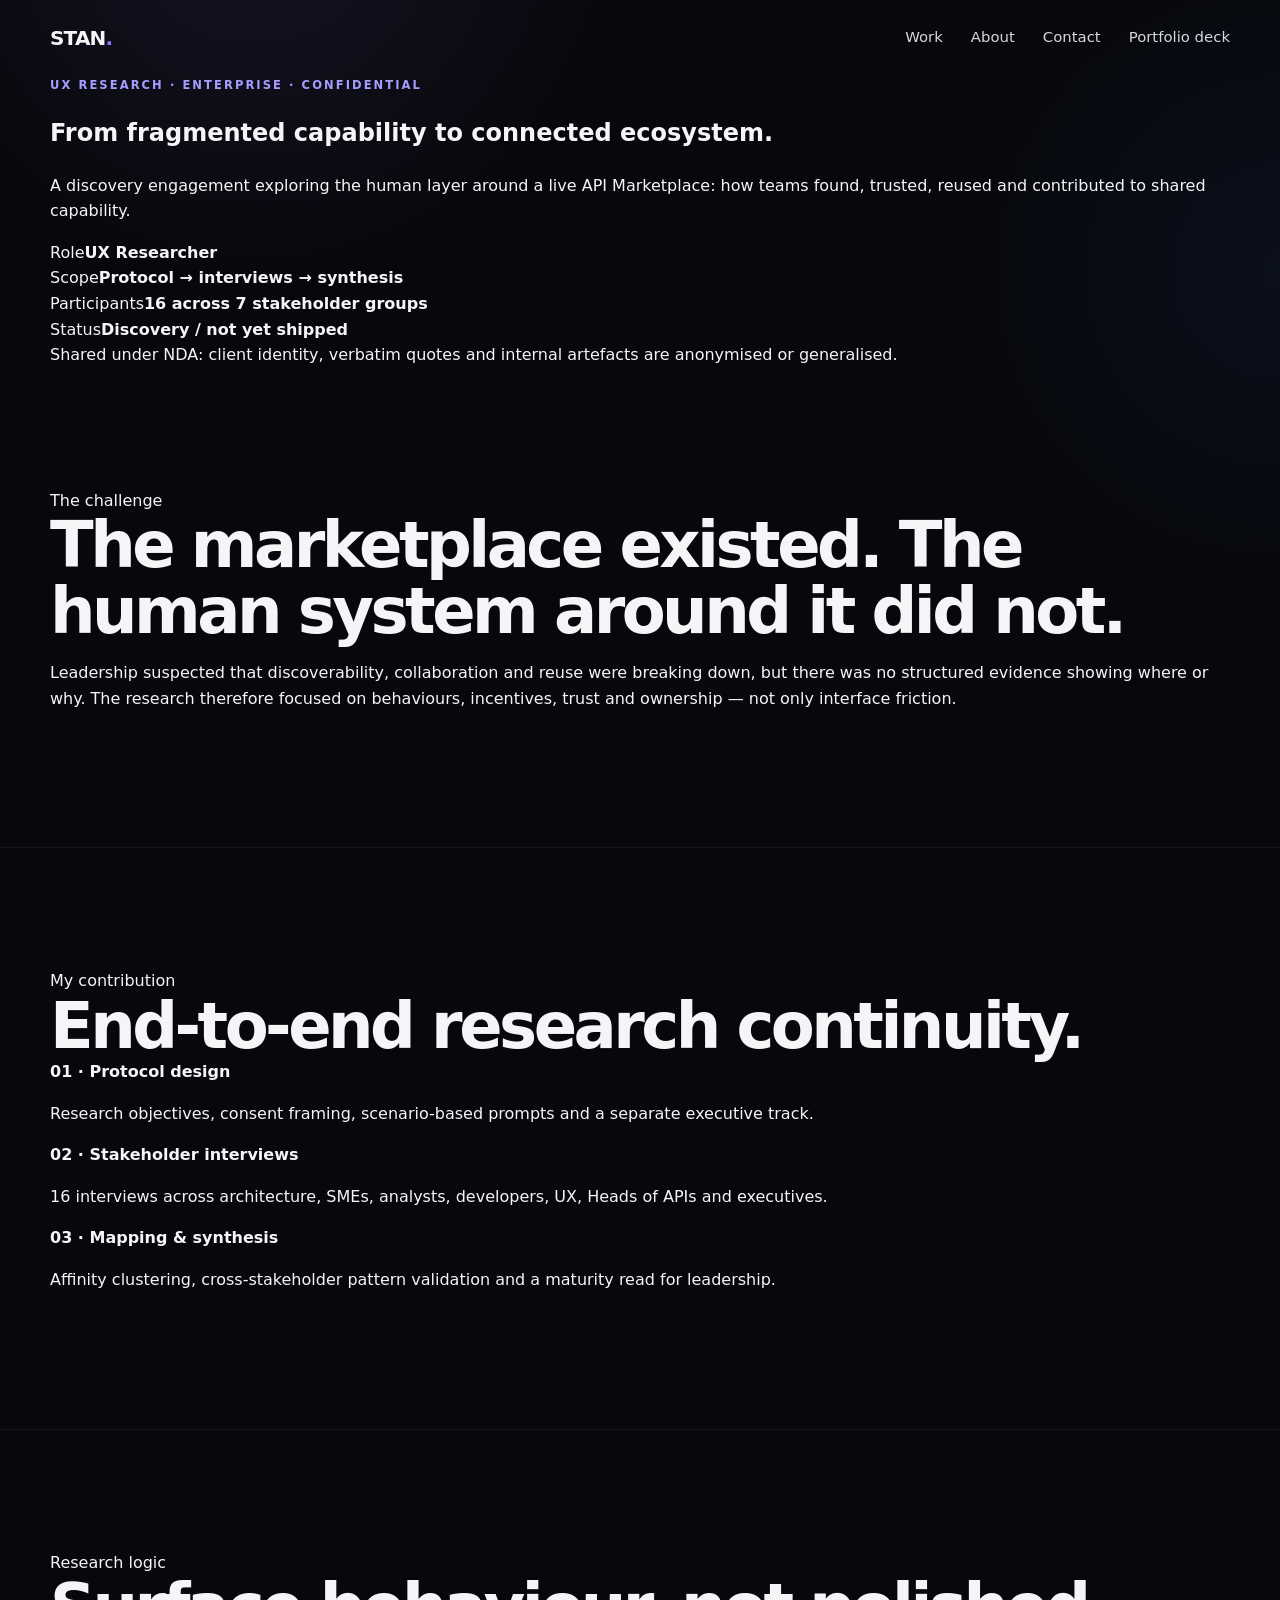
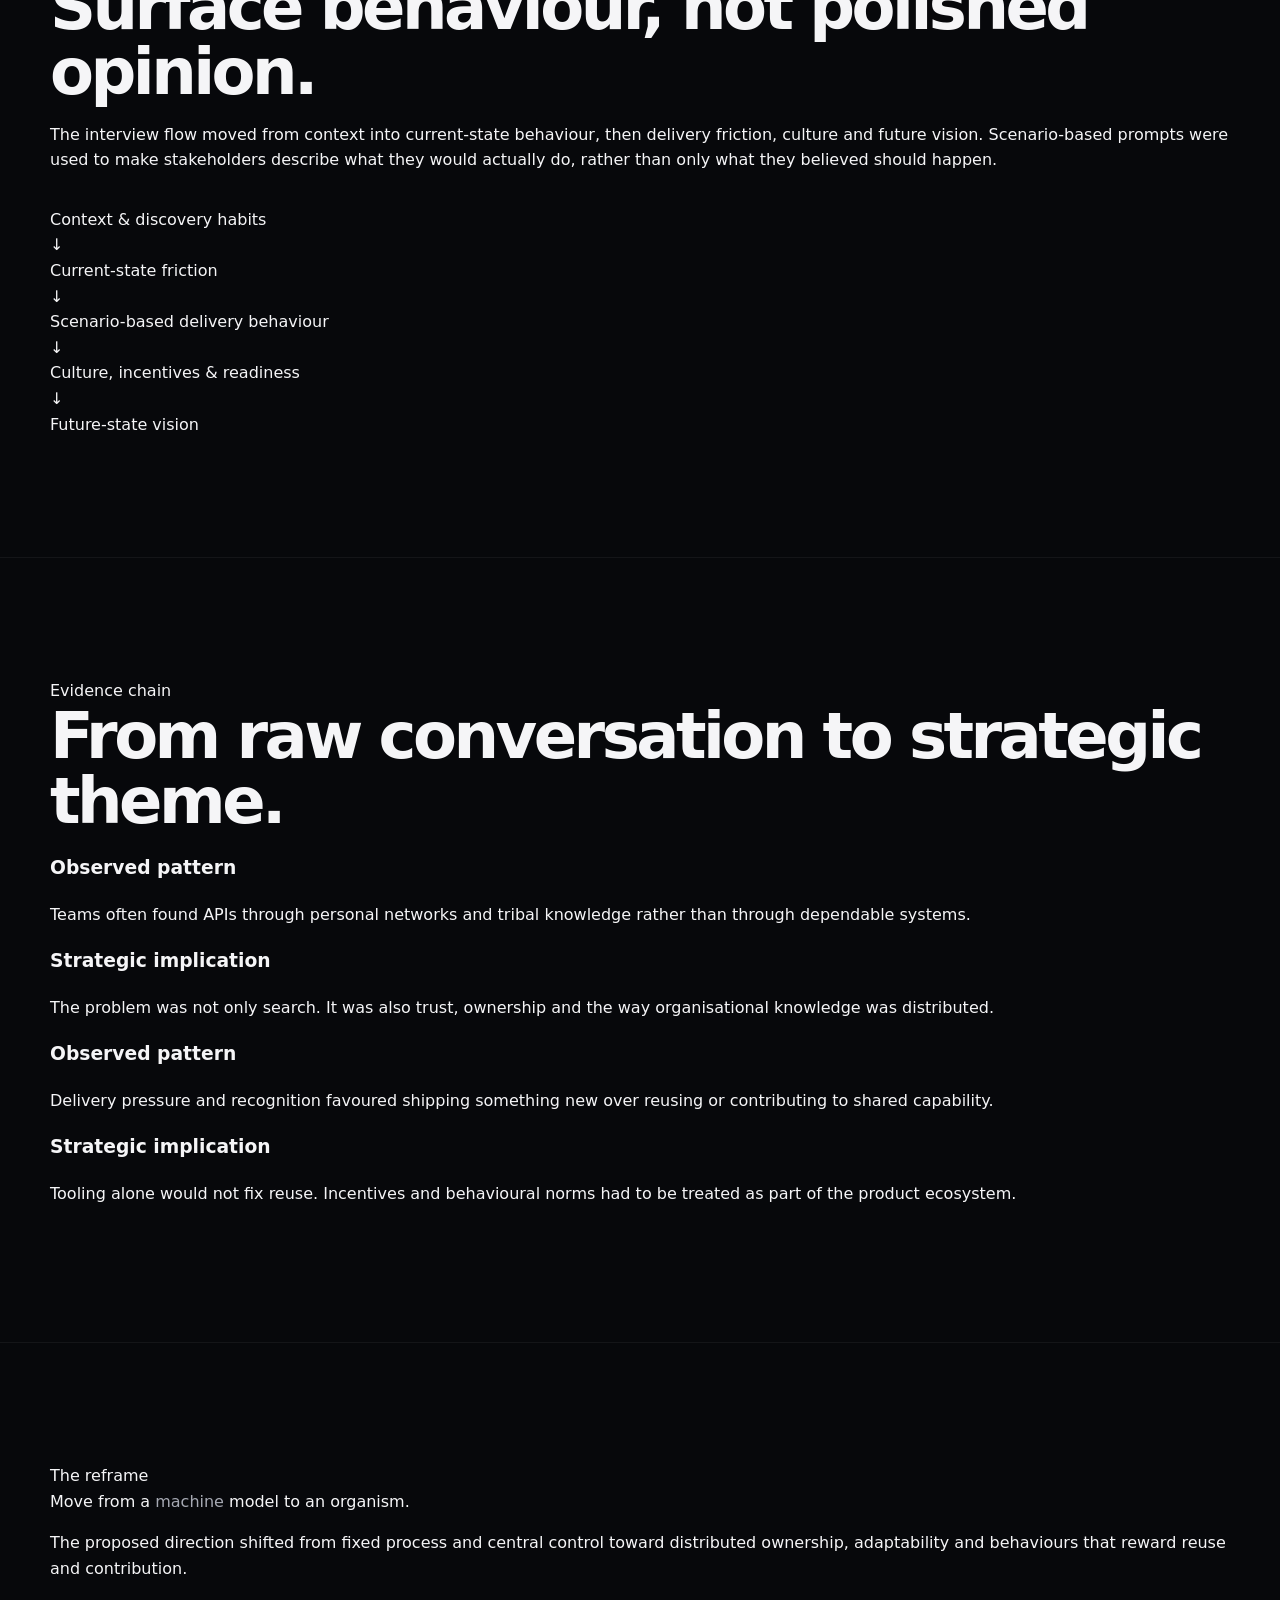
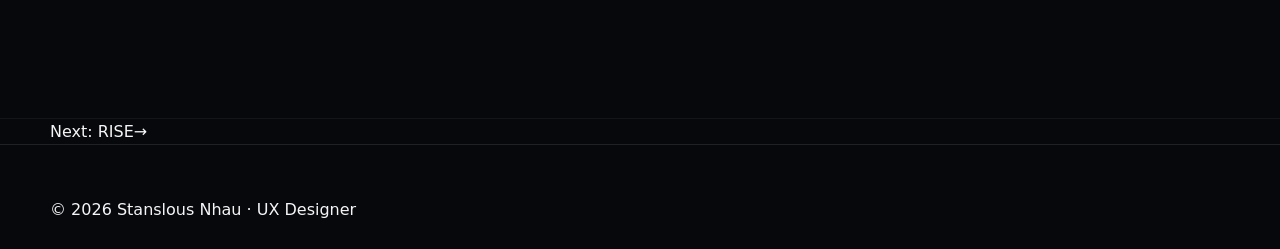
<file: fuse.html>
<!doctype html>
<html lang="en">
<head>
<meta charset="utf-8"><meta name="viewport" content="width=device-width,initial-scale=1">
<title>FUSE — Stanslous Nhau</title><link rel="stylesheet" href="styles.css">
</head><body>

<header class="nav">
  <div class="wrap nav-inner">
    <a class="brand" href="index.html">STAN<span>.</span></a>
    <nav class="nav-links" aria-label="Primary">
      <a href="index.html#work">Work</a>
      <a href="index.html#about">About</a>
      <a href="index.html#contact">Contact</a>
      <a href="assets/Stanslous_Nhau_UX_Portfolio.pptx">Portfolio deck</a>
    </nav>
    <button class="menu-btn" aria-label="Open navigation">☰</button>
  </div>
</header>

<main>
<section class="page-hero"><div class="wrap">
  <div class="eyebrow">UX Research · Enterprise · Confidential</div>
  <h1>From fragmented capability to connected ecosystem.</h1>
  <p>A discovery engagement exploring the human layer around a live API Marketplace: how teams found, trusted, reused and contributed to shared capability.</p>
  <div class="project-details">
    <div class="detail"><span>Role</span><strong>UX Researcher</strong></div>
    <div class="detail"><span>Scope</span><strong>Protocol → interviews → synthesis</strong></div>
    <div class="detail"><span>Participants</span><strong>16 across 7 stakeholder groups</strong></div>
    <div class="detail"><span>Status</span><strong>Discovery / not yet shipped</strong></div>
  </div>
  <div class="notice">Shared under NDA: client identity, verbatim quotes and internal artefacts are anonymised or generalised.</div>
</div></section>

<section class="case-section"><div class="wrap case-grid">
  <div class="case-label">The challenge</div>
  <div class="case-body"><h2>The marketplace existed. The human system around it did not.</h2>
  <p>Leadership suspected that discoverability, collaboration and reuse were breaking down, but there was no structured evidence showing where or why. The research therefore focused on behaviours, incentives, trust and ownership — not only interface friction.</p></div>
</div></section>

<section class="case-section"><div class="wrap case-grid">
  <div class="case-label">My contribution</div>
  <div class="case-body">
    <h2>End-to-end research continuity.</h2>
    <div class="artifact-row">
      <div class="artifact"><strong>01 · Protocol design</strong><p>Research objectives, consent framing, scenario-based prompts and a separate executive track.</p></div>
      <div class="artifact"><strong>02 · Stakeholder interviews</strong><p>16 interviews across architecture, SMEs, analysts, developers, UX, Heads of APIs and executives.</p></div>
      <div class="artifact"><strong>03 · Mapping & synthesis</strong><p>Affinity clustering, cross-stakeholder pattern validation and a maturity read for leadership.</p></div>
    </div>
  </div>
</div></section>

<section class="case-section"><div class="wrap case-grid">
  <div class="case-label">Research logic</div>
  <div class="case-body">
    <h2>Surface behaviour, not polished opinion.</h2>
    <p>The interview flow moved from context into current-state behaviour, then delivery friction, culture and future vision. Scenario-based prompts were used to make stakeholders describe what they would actually do, rather than only what they believed should happen.</p>
    <div class="chain" style="margin-top:34px">
      <div>Context & discovery habits</div><div class="arrow">↓</div>
      <div>Current-state friction</div><div class="arrow">↓</div>
      <div>Scenario-based delivery behaviour</div><div class="arrow">↓</div>
      <div>Culture, incentives & readiness</div><div class="arrow">↓</div>
      <div>Future-state vision</div>
    </div>
  </div>
</div></section>

<section class="case-section"><div class="wrap case-grid">
  <div class="case-label">Evidence chain</div>
  <div class="case-body">
    <h2>From raw conversation to strategic theme.</h2>
    <div class="decision">
      <div><h3>Observed pattern</h3><p>Teams often found APIs through personal networks and tribal knowledge rather than through dependable systems.</p></div>
      <div><h3>Strategic implication</h3><p>The problem was not only search. It was also trust, ownership and the way organisational knowledge was distributed.</p></div>
    </div>
    <div class="decision">
      <div><h3>Observed pattern</h3><p>Delivery pressure and recognition favoured shipping something new over reusing or contributing to shared capability.</p></div>
      <div><h3>Strategic implication</h3><p>Tooling alone would not fix reuse. Incentives and behavioural norms had to be treated as part of the product ecosystem.</p></div>
    </div>
  </div>
</div></section>

<section class="case-section"><div class="wrap case-grid">
  <div class="case-label">The reframe</div>
  <div class="case-body">
    <div class="quote">Move from a <span style="color:var(--muted)">machine</span> model to an <span style="color:var(--violet)">organism</span>.</div>
    <p>The proposed direction shifted from fixed process and central control toward distributed ownership, adaptability and behaviours that reward reuse and contribution.</p>
  </div>
</div></section>

<section class="next-project"><div class="wrap"><a href="rise.html"><span>Next: RISE</span><span>→</span></a></div></section>
</main>

<footer class="footer">
  <div class="wrap">© <span data-year></span> Stanslous Nhau · UX Designer</div>
</footer>
<script src="script.js"></script>

</body></html>
</file>
<file: styles.css>
:root{--bg:#07080b;--panel:#0f1117;--panel2:#151822;--text:#f5f5f7;--muted:#a6a9b3;--line:rgba(255,255,255,.1);--purple:#8976ff;--purple2:#6d5dfc;--blue:#3f78ff;--orange:#ff6a00;--lime:#c9ff38;--max:1180px;--radius:28px;--shadow:0 24px 80px rgba(0,0,0,.34)}
*{box-sizing:border-box}html{scroll-behavior:smooth}body{margin:0;background:var(--bg);color:var(--text);font-family:Inter,ui-sans-serif,system-ui,-apple-system,BlinkMacSystemFont,"Segoe UI",sans-serif;line-height:1.6;overflow-x:hidden}body:before{content:"";position:fixed;inset:0;pointer-events:none;background:radial-gradient(circle at 20% -10%,rgba(137,118,255,.11),transparent 28%),radial-gradient(circle at 100% 30%,rgba(63,120,255,.07),transparent 26%);z-index:-1}img{max-width:100%;display:block}a{color:inherit;text-decoration:none}.wrap{width:min(calc(100% - 40px),var(--max));margin-inline:auto}.site-nav{position:sticky;top:0;z-index:100;background:rgba(7,8,11,.72);backdrop-filter:blur(18px);border-bottom:1px solid transparent;transition:.3s}.site-nav.scrolled{border-color:var(--line)}.nav-inner{height:76px;display:flex;align-items:center;justify-content:space-between}.brand{font-weight:900;letter-spacing:-.04em;font-size:1.25rem}.brand span,.accent{color:var(--purple)}.nav-links{display:flex;gap:28px;align-items:center;font-size:.93rem}.nav-links a{color:#d7d8dd}.nav-links a:hover{color:white}.nav-cv{padding:10px 16px;border:1px solid var(--line);border-radius:999px}.menu-btn{display:none;background:none;border:0;color:white;font-size:1.5rem}.hero{min-height:calc(100vh - 76px);display:grid;grid-template-columns:1.05fr .95fr;gap:70px;align-items:center;padding-block:80px}.eyebrow{text-transform:uppercase;letter-spacing:.18em;font-size:.72rem;font-weight:800;color:#a99cff;margin-bottom:18px}.hero h1,.case-hero h1{font-size:clamp(4rem,8vw,7.4rem);line-height:.88;letter-spacing:-.07em;margin:0 0 24px}.hero h1{max-width:790px}.hero-lead{font-size:clamp(1.25rem,2vw,1.7rem)!important;color:white!important;max-width:620px!important}.hero p{max-width:650px;color:var(--muted);font-size:1.05rem}.cta-row{display:flex;gap:12px;flex-wrap:wrap;margin-top:34px}.btn{display:inline-flex;align-items:center;justify-content:center;gap:14px;padding:14px 20px;border:1px solid var(--line);border-radius:999px;background:rgba(255,255,255,.03);font-weight:700;font-size:.92rem;transition:transform .25s,background .25s,border-color .25s}.btn:hover{transform:translateY(-2px);background:rgba(255,255,255,.07);border-color:rgba(255,255,255,.24)}.btn.primary{background:var(--purple2);border-color:transparent}.btn.primary:hover{background:#7768ff}.hero-proof{display:flex;gap:18px;flex-wrap:wrap;color:#d0d1d6;font-size:.82rem;margin-top:34px}.hero-proof span:before{content:"•";color:var(--purple);margin-right:8px}.hero-visual{position:relative;min-height:600px;display:grid;place-items:center}.portrait-orbit{position:absolute;width:520px;height:520px;border-radius:50%;background:radial-gradient(circle at 50% 50%,rgba(137,118,255,.35),rgba(137,118,255,.08) 40%,transparent 69%);filter:blur(4px);animation:pulse 6s ease-in-out infinite}.hero-portrait{position:relative;width:min(100%,530px);filter:drop-shadow(0 25px 50px rgba(0,0,0,.45))}.hero-portrait img{width:100%;object-fit:contain;max-height:650px}.floating-note{position:absolute;right:-30px;bottom:90px;padding:16px 18px;border:1px solid var(--line);border-radius:18px;background:rgba(15,17,23,.78);backdrop-filter:blur(15px);font-size:.8rem;transform:rotate(-3deg)}.floating-note strong{color:#bcb1ff}@keyframes pulse{50%{transform:scale(1.06);opacity:.78}}.marquee{overflow:hidden;border-block:1px solid var(--line);padding:13px 0;color:#8f929d;font-size:.74rem;letter-spacing:.2em;white-space:nowrap}.marquee div{display:inline-block;min-width:max-content;animation:marquee 28s linear infinite}@keyframes marquee{to{transform:translateX(-50%)}}.section,.case-section{padding:120px 0}.section-head{display:grid;grid-template-columns:1fr .65fr;gap:70px;align-items:end;margin-bottom:50px}.section-head h2,.case-section h2,.contact h2{font-size:clamp(2.5rem,5vw,4.8rem);line-height:1.02;letter-spacing:-.055em;margin:0}.section-head p,.case-lead p,.lead{color:var(--muted);font-size:1.05rem}.muted{color:#7d808a}.project-stack{display:grid;gap:28px}.project-card{position:relative;min-height:560px;border-radius:var(--radius);overflow:hidden;border:1px solid var(--line);isolation:isolate;box-shadow:var(--shadow);transform-style:preserve-3d}.project-media,.project-media img,.project-overlay{position:absolute;inset:0;width:100%;height:100%}.project-media img{object-fit:cover;transition:transform .8s}.project-card:hover .project-media img{transform:scale(1.035)}.project-overlay{background:linear-gradient(90deg,rgba(5,6,9,.96) 0%,rgba(5,6,9,.77) 46%,rgba(5,6,9,.12) 100%);z-index:1}.project-copy{position:relative;z-index:2;display:grid;grid-template-columns:80px minmax(0,610px);gap:20px;padding:54px;min-height:560px;align-content:center}.project-number{font-size:.8rem;color:#a0a3ae;padding-top:12px}.tags{display:flex;flex-wrap:wrap;gap:8px;margin-bottom:20px}.tags span{padding:7px 10px;border:1px solid var(--line);border-radius:999px;font-size:.7rem;color:#d5d6da;background:rgba(0,0,0,.15)}.project-card h3{font-size:clamp(2.2rem,4vw,4rem);line-height:1;letter-spacing:-.05em;margin:0 0 18px}.project-card p{color:#c0c2c8;max-width:630px}.micro-stats{display:flex;gap:24px;flex-wrap:wrap;margin:28px 0}.micro-stats span{color:#a5a8b1;font-size:.78rem}.micro-stats b{display:block;color:white;font-size:1.5rem}.text-link{font-weight:800}.api:after,.rise:after,.velocity:after{content:"";position:absolute;inset:auto 0 0 0;height:5px;z-index:3}.api:after{background:var(--purple)}.rise:after{background:var(--blue)}.velocity:after{background:var(--orange)}.thinking-section{overflow:hidden}.thinking-layout{display:grid;grid-template-columns:.85fr 1.15fr;align-items:center;gap:80px}.thinking-orbit{position:relative;height:540px;display:grid;place-items:center}.thinking-orbit:before,.thinking-orbit:after{content:"";position:absolute;border:1px solid rgba(137,118,255,.26);border-radius:50%;width:430px;height:430px}.thinking-orbit:after{width:300px;height:300px}.orbit-center{width:160px;height:160px;border-radius:50%;display:grid;place-items:center;text-align:center;background:linear-gradient(145deg,#8b78ff,#5f53e7);font-size:1.3rem;font-weight:800;box-shadow:0 0 80px rgba(137,118,255,.28)}.orbit-node{position:absolute;padding:10px 16px;border:1px solid var(--line);border-radius:999px;background:var(--panel);font-size:.84rem}.n1{top:4%;left:44%}.n2{right:4%;top:47%}.n3{bottom:4%;left:44%}.n4{left:4%;top:47%}.about-grid{display:grid;grid-template-columns:.85fr 1.15fr;gap:80px;align-items:center}.about-photo{position:relative;border-radius:var(--radius);overflow:hidden;border:1px solid var(--line);min-height:650px}.about-photo img{width:100%;height:100%;min-height:650px;object-fit:cover;object-position:center 30%}.photo-caption{position:absolute;left:20px;bottom:20px;padding:10px 14px;border-radius:999px;background:rgba(0,0,0,.6);backdrop-filter:blur(10px);font-size:.78rem}.about-copy h2{font-size:clamp(2.3rem,4vw,4.2rem);line-height:1.02;letter-spacing:-.05em;margin:0 0 24px}.about-copy>p{color:var(--muted)}.skills{display:grid;grid-template-columns:1fr 1fr;gap:12px;margin-top:30px}.skill{padding:22px;border:1px solid var(--line);border-radius:18px;background:rgba(255,255,255,.02)}.skill>span{font-size:.7rem;color:#9182ff}.skill h3{margin:8px 0;font-size:1rem}.skill p{margin:0;color:#979aa4;font-size:.86rem}.contact{padding:110px 0;background:linear-gradient(135deg,rgba(137,118,255,.11),transparent 50%);border-top:1px solid var(--line)}.contact-inner{display:flex;align-items:end;justify-content:space-between;gap:50px}.contact-inner p{color:var(--muted)}.footer{border-top:1px solid var(--line);padding:52px 0 26px}.footer-grid{display:flex;justify-content:space-between;align-items:start}.footer p,.copyright{color:#777a84;font-size:.82rem}.footer-links{display:flex;gap:24px;font-size:.84rem}.copyright{padding-top:30px}.cursor-glow{position:fixed;left:0;top:0;width:420px;height:420px;border-radius:50%;background:radial-gradient(circle,rgba(137,118,255,.09),transparent 64%);pointer-events:none;z-index:0;transform:translate(-50%,-50%);opacity:0;transition:opacity .2s}.reveal{opacity:0;transform:translateY(32px);transition:opacity .85s cubic-bezier(.2,.8,.2,1),transform .85s cubic-bezier(.2,.8,.2,1)}.reveal.visible{opacity:1;transform:none}
/* case studies */.case-hero{padding:90px 0 80px;min-height:78vh;display:flex;align-items:center;border-bottom:1px solid var(--line);overflow:hidden}.case-hero-grid{display:grid;grid-template-columns:1.05fr .95fr;gap:70px;align-items:center}.case-hero h1{font-size:clamp(3.7rem,7vw,7rem)}.case-intro{font-size:1.12rem;color:#b9bbc2;max-width:720px}.back-link{display:inline-block;color:#8f929d;margin-bottom:38px;font-size:.84rem}.case-meta{display:grid;grid-template-columns:1fr 1fr;gap:12px;margin-top:28px;max-width:700px}.case-meta div{padding:14px 0;border-top:1px solid var(--line)}.case-meta span{display:block;color:#767983;font-size:.68rem;text-transform:uppercase;letter-spacing:.14em}.case-meta b{font-size:.86rem}.case-hero-art{min-height:560px;position:relative;border-radius:var(--radius);overflow:hidden;border:1px solid var(--line);box-shadow:var(--shadow)}.case-hero-image{position:absolute;inset:0;background-size:cover;background-position:center}.api-case .case-hero-image{background-image:linear-gradient(0deg,rgba(10,10,14,.15),rgba(10,10,14,.1)),url('assets/case-api/page-14.png')}.rise-case .case-hero-image{background-image:url('assets/case-rise/page-01.png')}.velocity-case .case-hero-image{background-image:url('assets/case-velocity/page-01.png')}.api-case{--case:#8976ff}.rise-case{--case:#3f78ff}.velocity-case{--case:#ff6a00}.case-page .accent,.case-page .eyebrow{color:var(--case)}.case-page .btn.primary{background:var(--case)}.case-section{border-bottom:1px solid rgba(255,255,255,.055)}.case-section.dark{background:#0a0c11}.case-section.subtle{background:#0d0f14}.case-section.feature-section{background:linear-gradient(180deg,#0d0f14,#090a0e)}.case-lead{max-width:900px;margin-bottom:50px}.case-lead h2{margin-bottom:22px}.three-up,.four-up{display:grid;grid-template-columns:repeat(3,1fr);gap:14px}.four-up{grid-template-columns:repeat(4,1fr)}.three-up article,.four-up article,.insight-grid article,.implication-grid article,.archetypes article,.decision-grid article{padding:26px;border:1px solid var(--line);border-radius:20px;background:rgba(255,255,255,.025)}.three-up span,.archetypes span,.implication-grid span{font-size:.72rem;text-transform:uppercase;letter-spacing:.12em;color:var(--case)}.three-up h3{margin:12px 0 8px}.three-up p,.insight-grid p,.implication-grid p,.archetypes p,.decision-grid p{color:#aeb1b9;font-size:.9rem}.four-up article b{display:block;font-size:1.45rem;margin-bottom:6px;color:white}.four-up article span{color:#989ba5;font-size:.8rem}.split{display:grid;grid-template-columns:1fr 1fr;gap:70px;align-items:center}.split.reverse>figure{order:0}.split.reverse>div{order:1}.split h2{margin-bottom:22px}.split p{color:#aeb1b9}.metric-grid,.research-stats{display:grid;grid-template-columns:1fr 1fr;gap:10px;margin-top:28px}.metric-grid div,.research-stats div{padding:18px;border:1px solid var(--line);border-radius:15px}.metric-grid b,.research-stats b{display:block;font-size:1.55rem;color:white}.metric-grid span,.research-stats span{color:#898c96;font-size:.75rem}.deck-shot{width:100%;border-radius:18px;border:1px solid rgba(255,255,255,.09);box-shadow:0 20px 50px rgba(0,0,0,.24)}figure{margin:0}figcaption{color:#737680;font-size:.72rem;margin-top:10px}.number-list{display:grid;gap:8px;margin-top:32px}.number-list div{display:grid;grid-template-columns:70px 1fr;align-items:center;border-top:1px solid var(--line);padding:18px 0}.number-list b{color:var(--case)}.number-list p{margin:0;color:#b6b8bf}.wide-figure{margin-top:48px}.decision-card,.quote-card{padding:22px;border-radius:18px;border:1px solid var(--line);background:rgba(255,255,255,.03);margin-top:28px}.decision-card strong{color:var(--case)}.quote-card{font-size:1.1rem;color:#e7e7ea}.quote-card small{display:block;color:#868995;margin-top:10px;font-size:.72rem}.clean-list{columns:2;list-style:none;padding:0;margin:30px 0 0}.clean-list li{padding:10px 0;border-bottom:1px solid var(--line);color:#c6c8ce;font-size:.86rem}.gallery.two{display:grid;grid-template-columns:1fr 1fr;gap:18px}.gallery.two figure{align-self:start}.insight-grid{display:grid;grid-template-columns:repeat(3,1fr);gap:12px}.insight-grid .hot{background:linear-gradient(145deg,rgba(137,118,255,.25),rgba(63,120,255,.12));border-color:rgba(137,118,255,.35)}.implication-grid{display:grid;grid-template-columns:repeat(3,1fr);gap:14px}.case-download{margin-top:70px;padding:40px;border:1px solid var(--line);border-radius:24px;background:linear-gradient(135deg,rgba(137,118,255,.1),rgba(255,255,255,.02));display:flex;align-items:center;justify-content:space-between;gap:30px;flex-wrap:wrap}.case-download h3{margin:0;font-size:1.5rem}.case-download p{margin:4px 0;color:#999ca5}.persona-grid{display:grid;grid-template-columns:1fr 1fr;gap:10px;margin-top:28px}.persona-grid div{padding:18px;border:1px solid var(--line);border-radius:16px}.persona-grid span{color:var(--case);font-size:.72rem;text-transform:uppercase;letter-spacing:.12em}.persona-grid p{font-size:.84rem;margin:8px 0 0}.loop{display:flex;align-items:center;justify-content:center;gap:12px;flex-wrap:wrap;margin:38px 0}.loop div{padding:16px 18px;border:1px solid var(--line);border-radius:999px;font-size:.82rem}.loop i{color:#62656f}.loop-hot{border-color:var(--case)!important;box-shadow:0 0 35px color-mix(in srgb,var(--case) 20%,transparent)}.decision-list{display:grid;gap:10px}.decision-list article{display:grid;grid-template-columns:70px 1fr;gap:18px;padding:22px;border-top:1px solid var(--line)}.decision-list article>b{color:var(--case)}.decision-list h3{margin:0 0 6px}.decision-list p{color:#b0b3bb;margin:0}.decision-list span{color:#757983;font-size:.76rem}.decision-list.compact article{padding:14px 0}.note{font-size:.76rem!important;color:#7f828c!important}.swatches{display:flex;gap:10px;flex-wrap:wrap;margin-top:25px}.swatches span{padding:9px 12px 9px 34px;border:1px solid var(--line);border-radius:999px;position:relative;font-size:.72rem}.swatches span:before{content:"";position:absolute;left:10px;top:50%;transform:translateY(-50%);width:14px;height:14px;border-radius:50%;background:var(--sw)}.archetypes{display:grid;grid-template-columns:repeat(3,1fr);gap:14px}.decision-grid{display:grid;grid-template-columns:1fr 1fr;gap:14px;margin-bottom:36px}.decision-grid article>b{color:var(--case);font-size:.72rem;letter-spacing:.1em}.decision-grid article span{display:block;color:#777a84;font-size:.76rem;border-top:1px solid var(--line);padding-top:12px}.research-stats{grid-template-columns:repeat(3,1fr)}
@media(max-width:900px){.nav-links{position:absolute;top:76px;left:20px;right:20px;background:#11141b;border:1px solid var(--line);border-radius:18px;padding:18px;flex-direction:column;align-items:stretch;display:none}.nav-links.open{display:flex}.menu-btn{display:block}.hero,.case-hero-grid,.thinking-layout,.about-grid,.split,.section-head{grid-template-columns:1fr}.hero{padding-top:40px}.hero-visual{min-height:480px}.hero h1{font-size:clamp(3.5rem,15vw,6rem)}.portrait-orbit{width:380px;height:380px}.floating-note{right:0}.project-copy{grid-template-columns:1fr;padding:34px}.project-number{display:none}.project-card{min-height:620px}.project-overlay{background:linear-gradient(0deg,rgba(5,6,9,.97) 0%,rgba(5,6,9,.7) 60%,rgba(5,6,9,.25) 100%)}.project-copy{align-content:end}.section,.case-section{padding:85px 0}.thinking-orbit{height:430px}.about-photo,.about-photo img{min-height:520px}.contact-inner{align-items:flex-start;flex-direction:column}.three-up,.four-up,.insight-grid,.implication-grid,.archetypes{grid-template-columns:1fr 1fr}.case-hero-art{min-height:420px}.case-meta{grid-template-columns:1fr 1fr}.gallery.two,.decision-grid{grid-template-columns:1fr}.footer-grid{gap:30px;flex-direction:column}.split.reverse>figure,.split.reverse>div{order:initial}}
@media(max-width:600px){.wrap{width:min(calc(100% - 28px),var(--max))}.hero{min-height:auto}.hero h1,.case-hero h1{font-size:3.6rem}.section-head h2,.case-section h2,.contact h2{font-size:2.65rem}.hero-visual{min-height:400px}.portrait-orbit{width:300px;height:300px}.floating-note{bottom:30px;font-size:.7rem}.three-up,.four-up,.insight-grid,.implication-grid,.archetypes,.skills,.persona-grid,.metric-grid,.research-stats{grid-template-columns:1fr}.case-meta{grid-template-columns:1fr}.case-hero-art{min-height:340px}.case-section{padding:72px 0}.case-download{padding:28px}.project-card{min-height:650px}.project-copy{padding:26px}.clean-list{columns:1}.thinking-orbit{transform:scale(.82);margin-inline:-40px}.cta-row .btn{width:100%}}
@media(prefers-reduced-motion:reduce){*{animation:none!important;transition:none!important;scroll-behavior:auto!important}.reveal{opacity:1;transform:none}.cursor-glow{display:none}}

/* Capability carousel: partner-logo style components */
.capability-carousel{position:relative;border-block:1px solid var(--line);background:rgba(255,255,255,.018);padding:22px 0;overflow:hidden}.carousel-label{width:min(calc(100% - 40px),var(--max));margin:0 auto 14px;text-transform:uppercase;letter-spacing:.18em;font-size:.66rem;font-weight:800;color:#777b86}.capability-window{overflow:hidden;mask-image:linear-gradient(to right,transparent,#000 7%,#000 93%,transparent);-webkit-mask-image:linear-gradient(to right,transparent,#000 7%,#000 93%,transparent)}.capability-track{display:flex;gap:14px;width:max-content;padding-inline:14px;animation:capability-scroll 28s linear infinite}.capability-carousel:hover .capability-track{animation-play-state:paused}.capability-chip{height:62px;min-width:190px;padding:0 22px 0 10px;border:1px solid rgba(255,255,255,.11);border-radius:16px;background:linear-gradient(145deg,rgba(255,255,255,.065),rgba(255,255,255,.022));display:flex;align-items:center;gap:13px;box-shadow:inset 0 1px 0 rgba(255,255,255,.05),0 10px 30px rgba(0,0,0,.12);transition:transform .25s ease,border-color .25s ease,background .25s ease}.capability-chip:hover{transform:translateY(-3px);border-color:rgba(137,118,255,.55);background:linear-gradient(145deg,rgba(137,118,255,.14),rgba(255,255,255,.03))}.capability-chip i{width:40px;height:40px;border-radius:11px;display:grid;place-items:center;background:#11131a;border:1px solid rgba(255,255,255,.1);font-style:normal;color:#a99cff;font-size:.67rem;font-weight:900;letter-spacing:.06em}.capability-chip b{font-size:.86rem;letter-spacing:-.01em;white-space:nowrap}@keyframes capability-scroll{to{transform:translateX(calc(-50% - 7px))}}

/* Statistics emphasis */
.stats-proof{display:flex;align-items:center;gap:13px;width:max-content;max-width:100%;margin:24px 0 4px;padding:11px 16px 11px 11px;border:1px solid rgba(137,118,255,.3);border-radius:16px;background:rgba(137,118,255,.075)}.stats-mark{width:42px;height:42px;display:grid;place-items:center;border-radius:12px;background:linear-gradient(145deg,#8b78ff,#5f53e7);font-weight:900;font-size:1.15rem}.stats-proof strong,.stats-proof small{display:block}.stats-proof strong{font-size:.9rem}.stats-proof small{color:#92959f;font-size:.72rem;margin-top:1px}.stats-edge{background:linear-gradient(180deg,rgba(137,118,255,.055),rgba(255,255,255,0));border-top:1px solid var(--line)}.stats-edge-head{display:grid;grid-template-columns:.7fr 1.2fr;column-gap:70px;align-items:end;margin-bottom:42px}.stats-edge-head .eyebrow{grid-column:1/-1}.stats-edge-head h2{margin:0;font-size:clamp(2.5rem,5vw,5rem);line-height:.98;letter-spacing:-.055em}.stats-edge-head p{margin:0;color:var(--muted);max-width:600px}.stats-edge-grid{display:grid;grid-template-columns:repeat(3,1fr);gap:14px}.stats-edge-grid article{position:relative;min-height:240px;padding:28px;border:1px solid var(--line);border-radius:22px;background:linear-gradient(145deg,rgba(255,255,255,.045),rgba(255,255,255,.015));overflow:hidden}.stats-edge-grid article:after{content:"";position:absolute;width:130px;height:130px;border:1px solid rgba(137,118,255,.13);border-radius:50%;right:-50px;bottom:-50px}.stats-edge-grid span{color:#a99cff;font-size:.7rem;font-weight:800;letter-spacing:.14em}.stats-edge-grid h3{font-size:1.35rem;margin:30px 0 9px}.stats-edge-grid p{margin:0;color:#9ea1aa;font-size:.9rem}.stats-coursework{display:flex;gap:10px;flex-wrap:wrap;margin-top:18px}.stats-coursework span{padding:9px 13px;border:1px solid var(--line);border-radius:999px;color:#b8bac2;font-size:.74rem;background:rgba(255,255,255,.02)}
@media(max-width:900px){.stats-edge-head{grid-template-columns:1fr;gap:18px}.stats-edge-grid{grid-template-columns:1fr}.capability-chip{min-width:170px}.capability-track{animation-duration:24s}}
@media(max-width:600px){.carousel-label{width:min(calc(100% - 28px),var(--max))}.capability-chip{height:56px;min-width:160px;padding-right:16px}.capability-chip i{width:36px;height:36px}.stats-proof{width:100%}.stats-proof small{font-size:.67rem}}
@media(prefers-reduced-motion:reduce){.capability-track{animation:none}}


/* V3 refinements */
.capability-carousel{background:transparent!important;border-block:0!important;padding:10px 0 2px!important}
.capability-window{overflow:hidden}
.capability-track{padding-inline:0!important}
.capability-chip{box-shadow:0 12px 28px rgba(0,0,0,.18),inset 0 1px 0 rgba(255,255,255,.05)!important}
.carousel-label{margin-bottom:12px!important}

.skills{gap:18px!important;margin-top:36px!important}
.skill{position:relative;isolation:isolate;overflow:hidden;background:linear-gradient(180deg,rgba(14,16,24,.95),rgba(9,11,18,.96))!important;border:1px solid rgba(255,255,255,.08)!important;box-shadow:0 18px 40px rgba(0,0,0,.22);transition:transform .28s ease,box-shadow .28s ease,border-color .28s ease!important}
.skill::before{content:"";position:absolute;inset:-1px;border-radius:18px;padding:1px;background:linear-gradient(135deg,rgba(137,118,255,.95),rgba(73,115,255,.35),rgba(137,118,255,.95));-webkit-mask:linear-gradient(#000 0 0) content-box,linear-gradient(#000 0 0);-webkit-mask-composite:xor;mask-composite:exclude;opacity:.82;animation:skillBorderPulse 2.8s ease-in-out infinite;pointer-events:none}
.skill::after{content:"";position:absolute;width:160px;height:160px;right:-40px;top:-45px;border-radius:50%;background:radial-gradient(circle,rgba(137,118,255,.18),transparent 68%);opacity:.75;z-index:-1;animation:skillGlow 4.4s ease-in-out infinite}
.skill:hover{transform:translateY(-4px) scale(1.01);box-shadow:0 22px 52px rgba(0,0,0,.28),0 0 0 1px rgba(137,118,255,.2);border-color:rgba(137,118,255,.25)!important}
.skill>span{display:inline-flex;align-items:center;justify-content:center;min-width:36px;height:36px;padding:0 10px;border-radius:12px;background:rgba(137,118,255,.12);border:1px solid rgba(137,118,255,.28);font-weight:800;letter-spacing:.05em;color:#b7adff!important}
.skill h3{margin:14px 0 10px;font-size:1.04rem}
.skill p{color:#b0b3bd!important;font-size:.92rem;max-width:30ch}
@keyframes skillBorderPulse{0%,100%{opacity:.45;filter:drop-shadow(0 0 2px rgba(137,118,255,.1))}50%{opacity:1;filter:drop-shadow(0 0 8px rgba(137,118,255,.28))}}
@keyframes skillGlow{0%,100%{transform:scale(.92);opacity:.45}50%{transform:scale(1.08);opacity:.85}}

@media(max-width:600px){.capability-carousel{padding-top:4px!important}.skills{gap:14px!important}}
</file>
